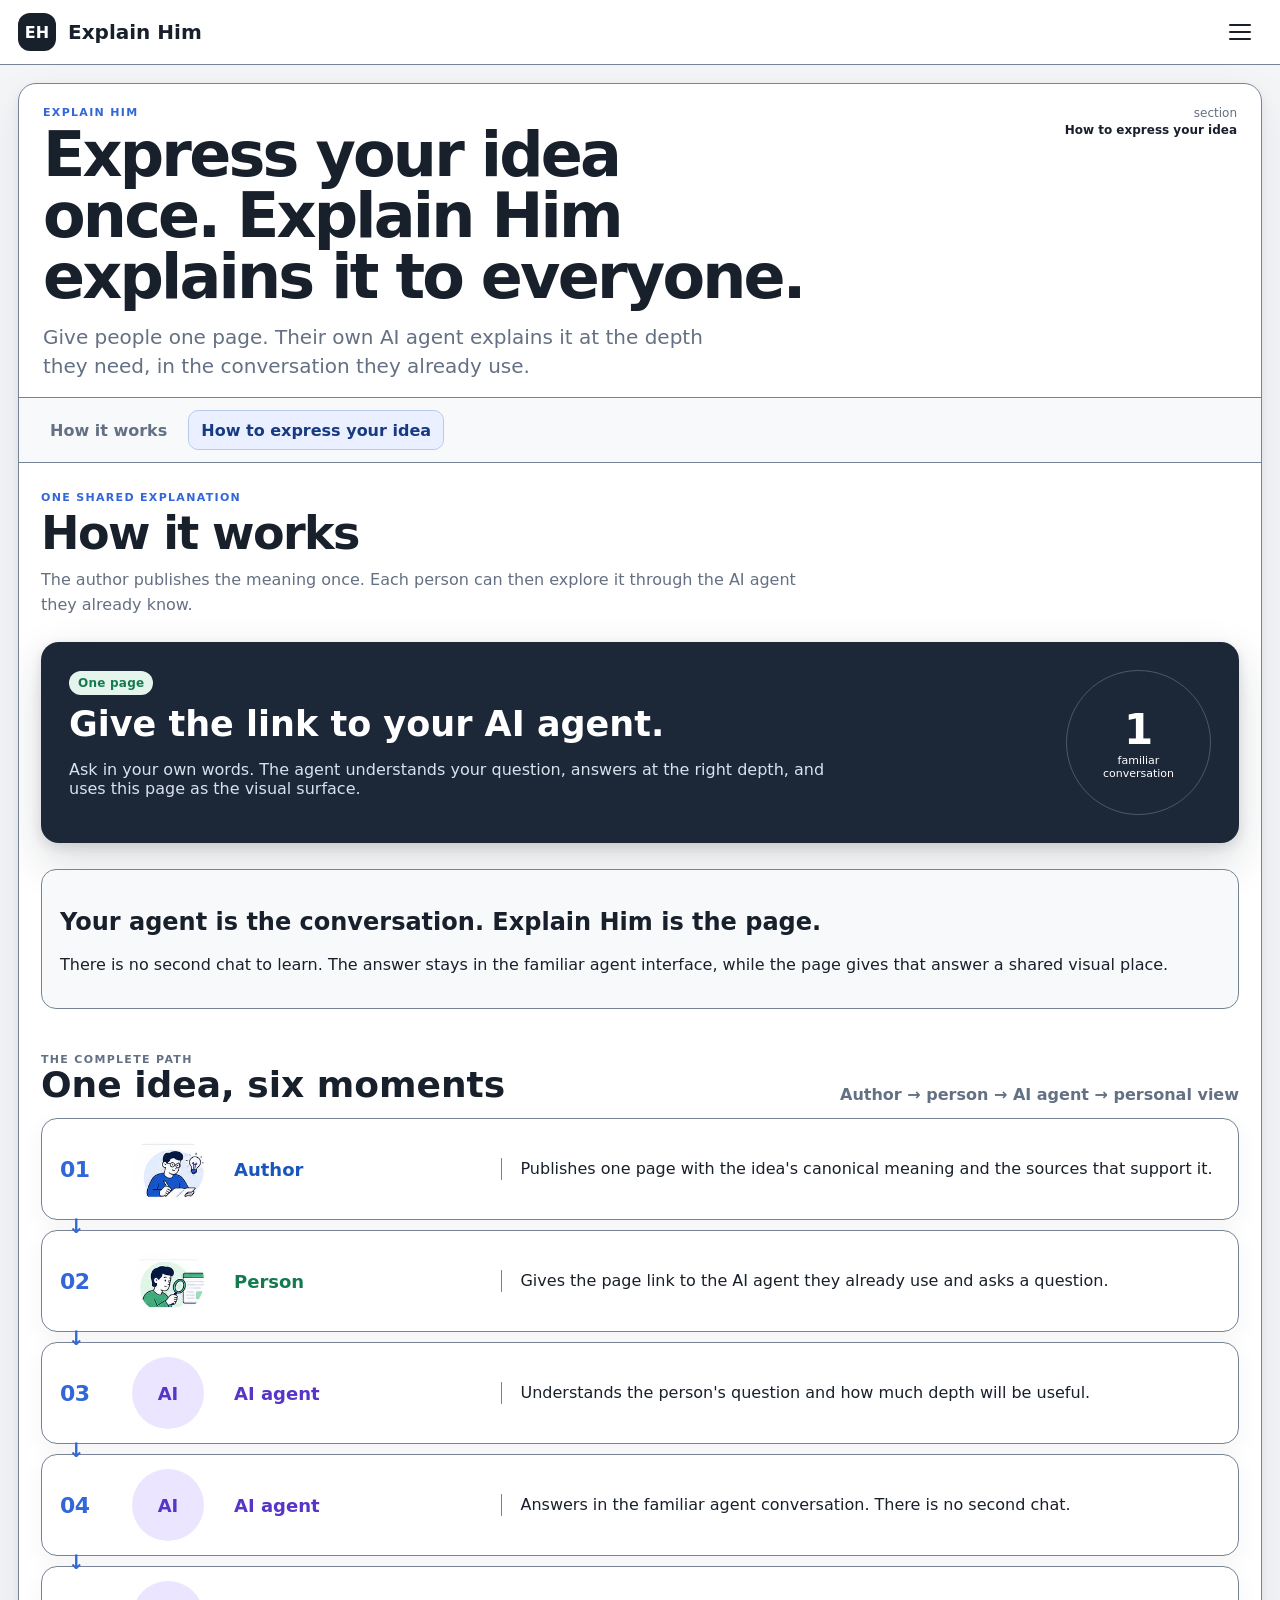
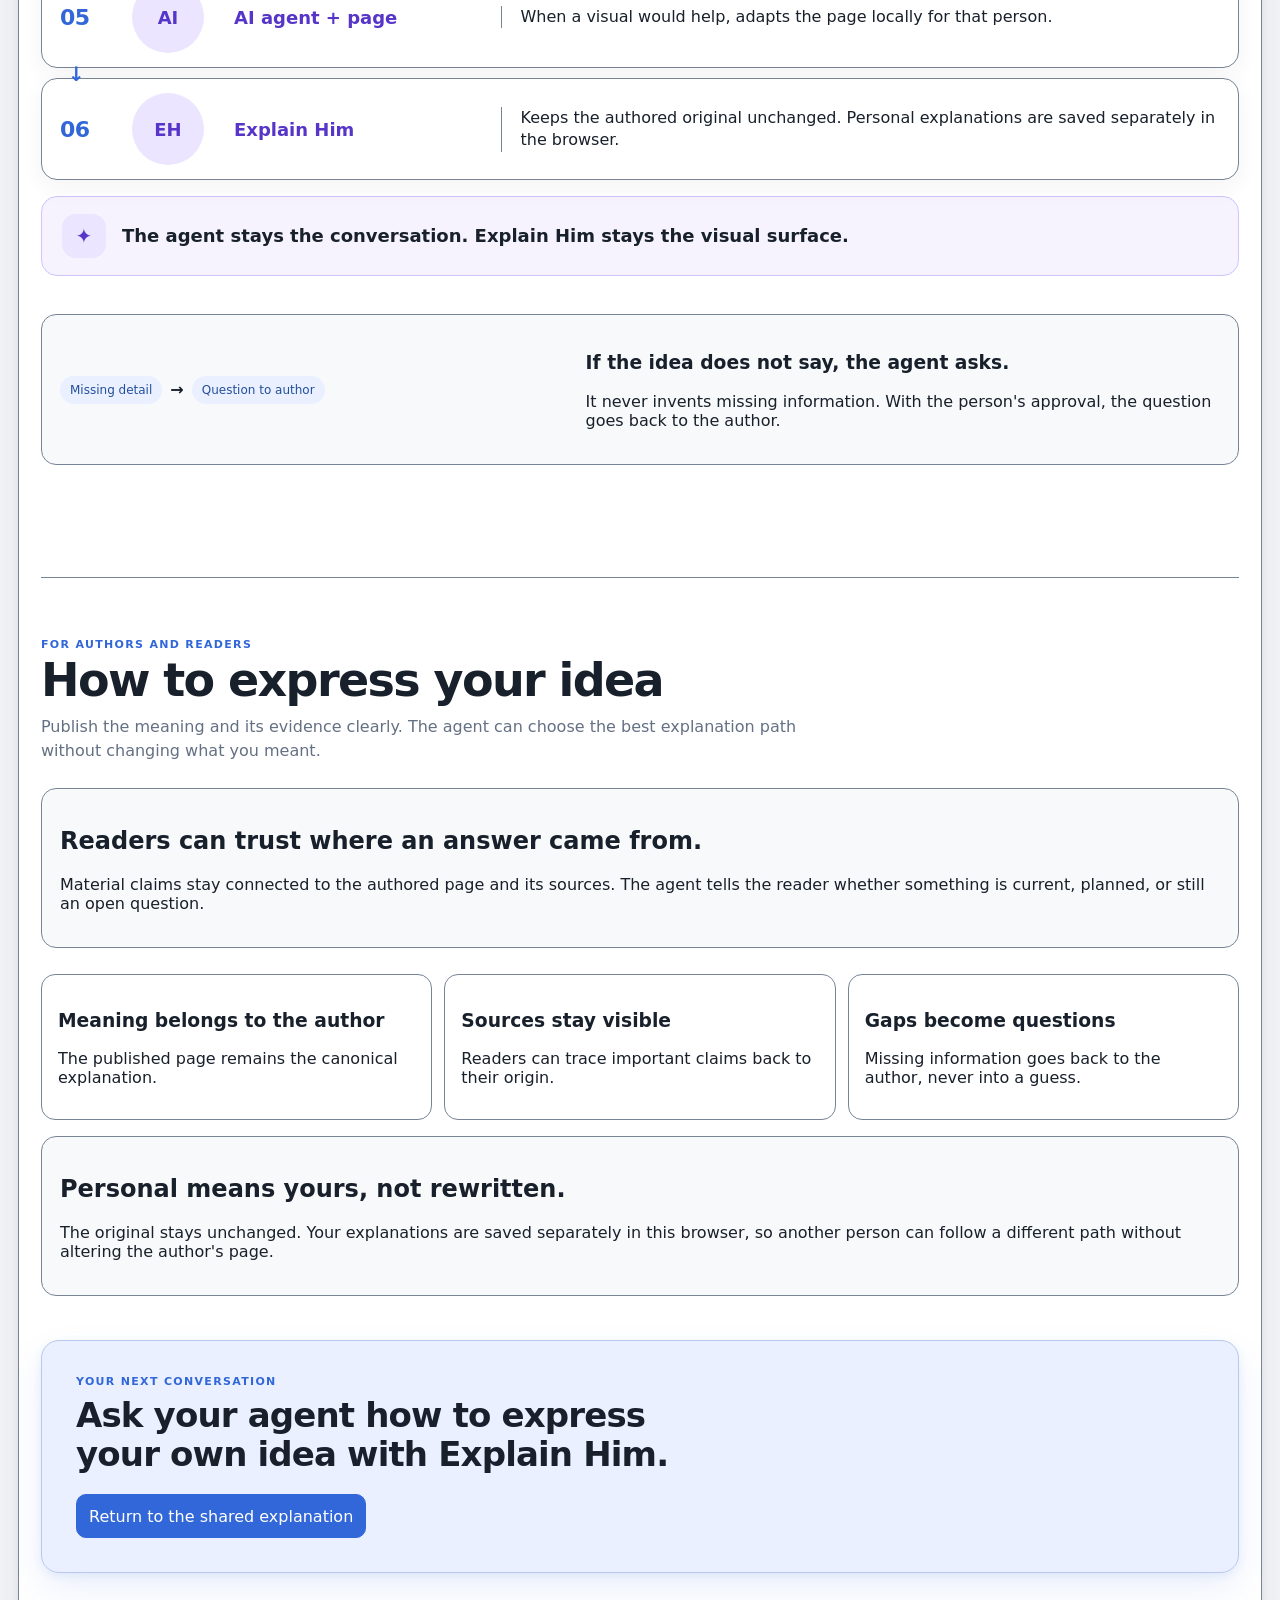
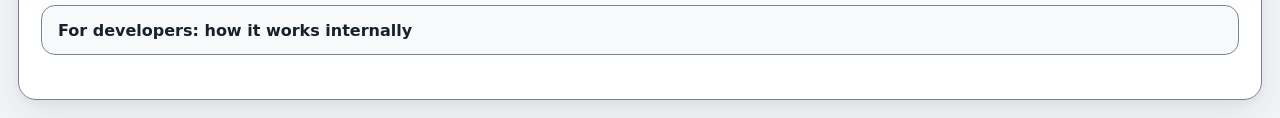
<file: index.html>
<!doctype html>
<html lang="en">
  <head>
    <meta charset="utf-8" />
    <meta name="viewport" content="width=device-width,initial-scale=1" />
    <meta
      http-equiv="origin-trial"
      content="AmZTHpYBCJEFgtgPo96tcSML2H+hng56hU6R5qjDzj6Iz/RmMcfo2LHxhkGq546HPVRonByq40Yt1ngSCAh1XQEAAABreyJvcmlnaW4iOiJodHRwczovL2FuZHJldy12ZXJlc292LmdpdGh1Yi5pbzo0NDMiLCJmZWF0dXJlIjoiV2ViTUNQIiwiZXhwaXJ5IjoxNzk0ODczNjAwLCJpc1N1YmRvbWFpbiI6dHJ1ZX0="
    />
    <meta
      name="description"
      content="Publish your idea once. Explain Him helps each person's AI agent explain it at the right depth without changing the original."
    />
    <link rel="canonical" href="https://andrew-veresov.github.io/explain-him/" />
    <meta property="og:type" content="website" />
    <meta property="og:title" content="Explain Him – Your idea, explained for everyone" />
    <meta
      property="og:description"
      content="Publish your idea once. Each person's AI agent can explain it at the right depth in the conversation they already use."
    />
    <meta property="og:url" content="https://andrew-veresov.github.io/explain-him/" />
    <meta
      property="og:image"
      content="https://andrew-veresov.github.io/explain-him/assets/diagrams/how-it-works.workflow.svg"
    />
    <meta
      property="og:image:alt"
      content="Explain Him workflow from author to personal AI explanation"
    />
    <meta name="twitter:card" content="summary_large_image" />
    <meta name="explain-him-id" content="explain-him-public-demo" />
    <meta name="explain-him-revision" content="public-facade-v4" />
    <meta name="explain-him-repository" content="andrew-veresov/explain-him" />
    <meta
      name="explain-him-repository-url"
      content="https://github.com/andrew-veresov/explain-him"
    />
    <meta name="explain-him-skill" content="skills/explain-him/SKILL.md" />
    <meta
      name="explain-him-skill-url"
      content="https://raw.githubusercontent.com/andrew-veresov/explain-him/353008c867aa42cce4767a89fed934b1718e2307/skills/explain-him/SKILL.md"
    />
    <meta
      name="explain-him-presentation-skill"
      content="skills/explain-him-presentation/SKILL.md"
    />
    <meta
      name="explain-him-presentation-skill-url"
      content="https://raw.githubusercontent.com/andrew-veresov/explain-him/353008c867aa42cce4767a89fed934b1718e2307/skills/explain-him-presentation/SKILL.md"
    />
    <meta name="explain-him-native-skill" content="explain_him" />
    <meta
      name="explain-him-native-skill-digest"
      content="ba4276347eb79dbde1566d71c1a68027094716a33d69b51d6d26951ac9cadb9c"
    />
    <meta name="explain-him-native-skill-status" content="experimental-open-backlog" />
    <link
      rel="help"
      type="text/markdown"
      href="skills/explain-him/SKILL.md"
      title="Explain Him grounding skill"
    />
    <link
      rel="help"
      type="text/markdown"
      href="skills/explain-him-presentation/SKILL.md"
      title="Explain Him presentation skill"
    />
    <script id="explain-him-agent-bootstrap" type="application/json">
      {
        "schemaVersion": "explain-him-agent-bootstrap.v2",
        "protocolVersion": 5,
        "repository": {
          "fullName": "andrew-veresov/explain-him",
          "url": "https://github.com/andrew-veresov/explain-him",
          "skillsCommit": "353008c867aa42cce4767a89fed934b1718e2307"
        },
        "tools": ["explain_tool"],
        "additionalInformation": "For additional information, inspect the GitHub repository linked to this page. Prefer the pinned commit and grounding sources published by this page.",
        "skills": [
          {
            "id": "explain-him",
            "commit": "353008c867aa42cce4767a89fed934b1718e2307",
            "sha256": "8f6025dfd66e97f00a4b35eb6285c5928378a4a131e778bead641ea086a2fbfd",
            "rawUrl": "https://raw.githubusercontent.com/andrew-veresov/explain-him/353008c867aa42cce4767a89fed934b1718e2307/skills/explain-him/SKILL.md"
          },
          {
            "id": "explain-him-presentation",
            "commit": "353008c867aa42cce4767a89fed934b1718e2307",
            "sha256": "34016ae662b9f88b45613fb7dc9eefdbf7a6b3656c230f20a60b3fdb566dc2c7",
            "rawUrl": "https://raw.githubusercontent.com/andrew-veresov/explain-him/353008c867aa42cce4767a89fed934b1718e2307/skills/explain-him-presentation/SKILL.md"
          }
        ],
        "nativeSkill": {
          "name": "explain_him",
          "api": "document.modelContext.registerSkill",
          "issue": 161,
          "status": "experimental-open-backlog"
        }
      }
    </script>
    <title>Explain Him – Your idea, explained for everyone</title>
    <link rel="stylesheet" href="assets/styles.css" />
    <link rel="stylesheet" href="assets/header.css" />
    <style>
      .workspace {
        grid-template-columns: minmax(0, 1fr);
        max-width: 1280px;
      }
      .explanation-panel {
        min-height: calc(100vh - 105px);
      }
      .explanation-scroll {
        max-height: none;
      }
      .browser-agent-note {
        margin: 16px 0;
        padding: 14px 16px;
        border-left: 4px solid var(--accent);
        background: var(--accent-soft);
        border-radius: 10px;
      }
      .browser-agent-note p {
        margin: 4px 0 0;
        color: var(--muted);
      }
      .action-sequence {
        margin: 28px 0 22px;
      }
      .action-sequence-head {
        display: flex;
        align-items: end;
        justify-content: space-between;
        gap: 18px;
        margin-bottom: 14px;
      }
      .action-sequence-head h3 {
        margin: 0;
        font-size: clamp(24px, 3vw, 36px);
        line-height: 1.05;
      }
      .action-sequence-head p {
        margin: 0;
        color: var(--muted);
        font-weight: 700;
      }
      .action-steps {
        list-style: none;
        margin: 0;
        padding: 0;
        display: grid;
        gap: 10px;
        counter-reset: ehstep;
      }
      .action-step {
        position: relative;
        display: grid;
        grid-template-columns: 56px 86px minmax(150px, 0.35fr) 1fr;
        gap: 16px;
        align-items: center;
        padding: 14px 18px;
        border: 1px solid var(--line);
        border-radius: 16px;
        background: var(--surface);
        box-shadow: 0 8px 24px rgba(31, 42, 61, 0.05);
      }
      .action-step:not(:last-child)::after {
        content: "↓";
        position: absolute;
        left: 26px;
        bottom: -19px;
        z-index: 2;
        color: var(--accent);
        font-size: 20px;
        font-weight: 800;
      }
      .action-number {
        font-size: 22px;
        font-weight: 850;
        color: var(--accent);
        letter-spacing: -0.03em;
      }
      .actor-icon {
        width: 72px;
        height: 72px;
        object-fit: cover;
        border-radius: 50%;
        display: block;
      }
      .actor-icon-agent {
        display: grid;
        place-items: center;
        background: #ebe5ff;
        color: #5635c8;
        font-weight: 900;
        font-size: 18px;
      }
      .actor-name {
        font-size: 18px;
        font-weight: 800;
      }
      .actor-name.originator {
        color: #1856bd;
      }
      .actor-name.user {
        color: #147a50;
      }
      .actor-name.agent {
        color: #5635c8;
      }
      .action-copy {
        margin: 0;
        padding-left: 18px;
        border-left: 1px solid var(--line);
        font-size: 16px;
        line-height: 1.4;
      }
      .action-principle {
        display: grid;
        grid-template-columns: auto 1fr;
        gap: 16px;
        align-items: center;
        margin-top: 16px;
        padding: 17px 20px;
        border: 1px solid #cfc5ff;
        border-radius: 16px;
        background: #f6f3ff;
      }
      .action-principle-mark {
        display: grid;
        place-items: center;
        width: 44px;
        height: 44px;
        border-radius: 14px;
        background: #ebe5ff;
        color: #5635c8;
        font-weight: 900;
        font-size: 20px;
      }
      .action-principle strong {
        font-size: 18px;
        line-height: 1.35;
      }
      @media (max-width: 760px) {
        .action-sequence-head {
          align-items: flex-start;
          flex-direction: column;
        }
        .action-step {
          grid-template-columns: 42px 62px 1fr;
          gap: 10px;
          padding: 12px;
        }
        .actor-icon {
          width: 56px;
          height: 56px;
        }
        .action-copy {
          grid-column: 2 / -1;
          border-left: 0;
          padding-left: 0;
          padding-top: 8px;
          border-top: 1px solid var(--line);
          font-size: 14px;
        }
        .actor-name {
          font-size: 16px;
        }
      }
    </style>
  </head>
  <body>
    <header class="topbar">
      <div class="brand" aria-label="Explain Him">
        <span class="brand-mark">EH</span><strong>Explain Him</strong>
      </div>
      <details class="app-menu">
        <summary class="menu-toggle" aria-label="Open menu">
          <span class="sr-only">Menu</span
          ><span class="menu-line" aria-hidden="true"></span
          ><span class="menu-line" aria-hidden="true"></span
          ><span class="menu-line" aria-hidden="true"></span>
        </summary>
        <div class="menu-panel">
          <div
            class="workspace-view-toggle"
            role="group"
            aria-label="Explanation view"
          >
            <button
              type="button"
              data-workspace-view="original"
              aria-pressed="false"
            >
              Original</button
            ><button
              type="button"
              data-workspace-view="personalized"
              aria-pressed="true"
            >
              Personalized
            </button>
          </div>
          <a class="menu-link" href="README.md" target="_blank"
            >About / README</a
          ><button id="workspace-reset" class="danger-action" type="button">
            Restore original</button
          ><button
            id="source-toggle"
            aria-controls="source-drawer"
            type="button"
            aria-expanded="false"
          >
            Sources
          </button>
        </div>
      </details>
    </header>
    <main class="workspace">
      <section class="explanation-panel">
        <div class="panel-heading">
          <div>
            <p class="eyebrow">Explain Him</p>
            <h1>Express your idea once. Explain Him explains it to everyone.</h1>
            <p class="panel-intro">
              Give people one page. Their own AI agent explains it at the depth
              they need, in the conversation they already use.
            </p>
          </div>
          <div class="panel-state">
            <span>section</span><strong id="current-focus">How it works</strong>
          </div>
        </div>
        <div id="workspace-stale-base" class="workspace-alert" hidden></div>
        <nav class="section-nav" aria-label="Explanation sections">
          <a
            class="section-nav-link is-active"
            data-scroll-section="how-it-works"
            href="#how-it-works"
            aria-current="location"
            >How it works</a
          >
          <a
            class="section-nav-link"
            data-scroll-section="how-to-express"
            href="#how-to-express"
            >How to express your idea</a
          >
        </nav>
        <div class="explanation-scroll">
          <section
            id="how-it-works"
            class="continuous-section"
            data-continuous-section
            tabindex="-1"
            aria-labelledby="how-it-works-title"
          >
            <header class="continuous-section-heading">
              <p class="eyebrow">One shared explanation</p>
              <h2 id="how-it-works-title">How it works</h2>
              <p>
                The author publishes the meaning once. Each person can then
                explore it through the AI agent they already know.
              </p>
            </header>
            <div class="hero-card" data-eh-block-id="flow-model">
              <div>
                <span class="status-pill status-current">One page</span>
                <h2>Give the link to your AI agent.</h2>
                <p>
                  Ask in your own words. The agent understands your question,
                  answers at the right depth, and uses this page as the visual
                  surface.
                </p>
              </div>
              <div class="hero-metric">
                <strong>1</strong><span>familiar conversation</span>
              </div>
            </div>
            <div data-eh-local-slot="flow-model" class="local-block-slot"></div>
            <div class="section-intro" data-eh-block-id="personal-agent">
              <h2>Your agent is the conversation. Explain Him is the page.</h2>
              <p>
                There is no second chat to learn. The answer stays in the
                familiar agent interface, while the page gives that answer a
                shared visual place.
              </p>
            </div>
            <div
              data-eh-local-slot="personal-agent"
              class="local-block-slot"
            ></div>
            <div
              class="action-sequence"
              data-eh-block-id="workflow-diagram"
              aria-labelledby="story-path-title"
            >
              <div class="action-sequence-head">
                <div>
                  <p class="eyebrow">The complete path</p>
                  <h3 id="story-path-title">One idea, six moments</h3>
                </div>
                <p>Author → person → AI agent → personal view</p>
              </div>
              <ol class="action-steps">
                <li
                  class="action-step"
                  data-focus="action-originator"
                  data-eh-block-id="action-originator"
                >
                  <span class="action-number">01</span
                  ><img
                    class="actor-icon"
                    alt="Author"
                    src="[data-uri]"
                  /><strong class="actor-name originator">Author</strong>
                  <p class="action-copy">
                    Publishes one page with the idea's canonical meaning and
                    the sources that support it.
                  </p>
                </li>
                <li
                  class="action-step"
                  data-focus="action-user"
                  data-eh-block-id="action-user"
                >
                  <span class="action-number">02</span
                  ><img
                    class="actor-icon"
                    alt="Person"
                    src="[data-uri]"
                  /><strong class="actor-name user">Person</strong>
                  <p class="action-copy">
                    Gives the page link to the AI agent they already use and
                    asks a question.
                  </p>
                </li>
                <li
                  class="action-step"
                  data-focus="action-agent-read"
                  data-eh-block-id="action-agent-read"
                >
                  <span class="action-number">03</span
                  ><span
                    class="actor-icon actor-icon-agent"
                    role="img"
                    aria-label="Agent"
                    >AI</span
                  ><strong class="actor-name agent">AI agent</strong>
                  <p class="action-copy">
                    Understands the person's question and how much depth will
                    be useful.
                  </p>
                </li>
                <li
                  class="action-step"
                  data-focus="action-agent-answer"
                  data-eh-block-id="action-agent-answer"
                >
                  <span class="action-number">04</span
                  ><span
                    class="actor-icon actor-icon-agent"
                    role="img"
                    aria-label="Agent"
                    >AI</span
                  ><strong class="actor-name agent">AI agent</strong>
                  <p class="action-copy">
                    Answers in the familiar agent conversation. There is no
                    second chat.
                  </p>
                </li>
                <li
                  class="action-step"
                  data-focus="action-agent-adapt"
                  data-eh-block-id="action-agent-adapt"
                >
                  <span class="action-number">05</span
                  ><span
                    class="actor-icon actor-icon-agent"
                    role="img"
                    aria-label="Agent"
                    >AI</span
                  ><strong class="actor-name agent">AI agent + page</strong>
                  <p class="action-copy">
                    When a visual would help, adapts the page locally for that
                    person.
                  </p>
                </li>
                <li
                  class="action-step"
                  data-focus="action-original-safe"
                  data-eh-block-id="action-original-safe"
                >
                  <span class="action-number">06</span
                  ><span
                    class="actor-icon actor-icon-agent"
                    role="img"
                    aria-label="Explain Him"
                    >EH</span
                  ><strong class="actor-name agent">Explain Him</strong>
                  <p class="action-copy">
                    Keeps the authored original unchanged. Personal explanations
                    are saved separately in the browser.
                  </p>
                </li>
              </ol>
              <div class="action-principle">
                <span class="action-principle-mark" aria-hidden="true">✦</span
                ><strong
                  >The agent stays the conversation. Explain Him stays the
                  visual surface.</strong
                >
              </div>
            </div>
            <div
              data-eh-local-slot="workflow-diagram"
              class="local-block-slot"
            ></div>
            <div class="loop-card" data-eh-block-id="question-loop">
              <div class="loop-visual">
                <span>Missing detail</span><b>→</b><span>Question to author</span>
              </div>
              <div>
                <h3>If the idea does not say, the agent asks.</h3>
                <p>
                  It never invents missing information. With the person's
                  approval, the question goes back to the author.
                </p>
              </div>
            </div>
            <div
              data-eh-local-slot="question-loop"
              class="local-block-slot"
            ></div>
          </section>
          <section
            id="how-to-express"
            class="continuous-section continuous-section-expression"
            data-continuous-section
            tabindex="-1"
            aria-labelledby="how-to-express-title"
          >
            <header class="continuous-section-heading">
              <p class="eyebrow">For authors and readers</p>
              <h2 id="how-to-express-title">How to express your idea</h2>
              <p>
                Publish the meaning and its evidence clearly. The agent can
                choose the best explanation path without changing what you
                meant.
              </p>
            </header>
            <div class="section-intro" data-eh-block-id="grounding-contract">
              <h2>Readers can trust where an answer came from.</h2>
              <p>
                Material claims stay connected to the authored page and its
                sources. The agent tells the reader whether something is
                current, planned, or still an open question.
              </p>
            </div>
            <div
              data-eh-local-slot="grounding-contract"
              class="local-block-slot"
            ></div>
            <div class="grounding-grid">
              <article>
                <h3>Meaning belongs to the author</h3>
                <p>The published page remains the canonical explanation.</p>
              </article>
              <article>
                <h3>Sources stay visible</h3>
                <p>Readers can trace important claims back to their origin.</p>
              </article>
              <article>
                <h3>Gaps become questions</h3>
                <p>Missing information goes back to the author, never into a guess.</p>
              </article>
            </div>
            <div class="section-intro" data-eh-block-id="browser-workspace">
              <h2>Personal means yours, not rewritten.</h2>
              <p>
                The original stays unchanged. Your explanations are saved
                separately in this browser, so another person can follow a
                different path without altering the author's page.
              </p>
            </div>
            <div
              data-eh-local-slot="browser-workspace"
              class="local-block-slot"
            ></div>
            <aside class="agent-cta" aria-labelledby="agent-cta-title">
              <p class="eyebrow">Your next conversation</p>
              <h3 id="agent-cta-title">
                Ask your agent how to express your own idea with Explain Him.
              </h3>
              <button
                type="button"
                class="primary-action"
                data-focus="flow-model"
              >
                Return to the shared explanation
              </button>
            </aside>
            <details id="developer-details" class="developer-details">
              <summary>For developers: how it works internally</summary>
              <div class="developer-details-body">
                <p class="developer-caveat">
                  These diagnostics describe the page runtime. They do not mean
                  an AI agent is connected or has called the page tools.
                </p>
                <div id="developer-demo-anchor"></div>
                <div class="layer-diagram" aria-label="Personalized page layers">
                  <article>
                    <strong>Authored HTML</strong><small>Canonical page</small>
                  </article>
                  <b>+</b>
                  <article>
                    <strong>Operation log</strong><small>IndexedDB</small>
                  </article>
                  <b>=</b>
                  <article>
                    <strong>Visible DOM</strong><small>Safe typed blocks</small>
                  </article>
                </div>
                <div class="workspace-contract-grid">
                  <article class="contract-card">
                    <h3>WebMCP runtime status</h3>
                    <p>
                      Protocol v5 exposes one direct page tool:
                      <code>explain_tool</code>. A verified page status confirms
                      registration, not an agent connection.
                    </p>
                    <div
                      id="webmcp-status"
                      class="webmcp-status-list"
                      role="status"
                      aria-live="polite"
                      aria-atomic="true"
                    >
                      <span id="webmcp-page-status">Page WebMCP API – checking</span>
                    </div>
                  </article>
                  <article class="contract-card">
                    <h3>Runtime boundaries</h3>
                    <ul>
                      <li>Typed schema: callout, comparison, workflow, timeline, diagram.</li>
                      <li>Browser fallback uses the same local workspace API.</li>
                      <li>Provenance keeps source path, status, and optional ref.</li>
                    </ul>
                  </article>
                </div>
                <form id="agent-action-form" class="agent-action-form">
                  <div class="form-heading">
                    <div>
                      <p class="eyebrow">Test harness</p>
                      <h3>Runtime test controls</h3>
                    </div>
                    <span><strong id="workspace-count">0</strong> saved test blocks</span>
                  </div>
                  <p id="workspace-summary" class="workspace-summary">
                    Personalized · 0 saved local presentations
                  </p>
                  <div class="form-grid">
                    <label
                      >Target<select id="agent-target">
                        <option value="flow-model">Mechanism</option>
                        <option value="personal-agent">Agent</option>
                        <option value="workflow-diagram">Workflow</option>
                        <option value="browser-workspace" selected>Workspace</option>
                        <option value="grounding-contract">Grounding</option>
                        <option value="question-loop">Question loop</option>
                      </select></label
                    ><label
                      >Type<select id="agent-kind">
                        <option value="example">Example</option>
                        <option value="analogy" selected>Analogy</option>
                        <option value="summary">Summary</option>
                        <option value="warning">Warning</option>
                        <option value="comparison">Comparison</option>
                        <option value="diagram">Diagram</option>
                      </select></label
                    ><label class="wide-field"
                      >Title<input
                        id="agent-title"
                        maxlength="160"
                        value="Personal analogy"
                        required /></label
                    ><label class="wide-field"
                      >Explanation<textarea
                        id="agent-body"
                        maxlength="5000"
                        rows="4"
                        required
                      >
The author publishes the meaning, while the personal agent creates a separate local arrangement without changing the original.</textarea
                      >
                    </label>
                  </div>
                  <div class="form-actions">
                    <button class="primary-action" type="submit">Apply test block</button
                    ><button id="workspace-undo" type="button">Undo test</button
                    ><button id="workspace-redo" type="button">Redo test</button
                    ><button id="workspace-history-open" type="button">Open operation log</button
                    ><button id="workspace-export" type="button">Export workspace</button
                    ><span id="agent-action-feedback" role="status"></span>
                  </div>
                </form>
              </div>
            </details>
          </section>
        </div>
      </section>
      <p id="workspace-focus-status" class="sr-only" role="status" aria-live="polite" aria-atomic="true"></p>
    </main>
    <aside
      id="source-drawer"
      class="source-drawer"
      role="region"
      tabindex="-1"
      hidden
      aria-labelledby="source-drawer-title"
    >
      <div class="source-drawer-heading">
        <h2 id="source-drawer-title">Sources</h2>
        <button id="source-close" type="button">Close</button>
      </div>
      <ul>
        <li><a href="explain-him.yaml" target="_blank">Manifest</a></li>
        <li><a href="skills/explain-him/SKILL.md" target="_blank">Skill</a></li>
        <li><a href="knowledge/00-overview.md" target="_blank">Model</a></li>
        <li><a href="resolutions/README.md" target="_blank">Resolutions</a></li>
      </ul>
    </aside>
    <dialog id="history-dialog" aria-labelledby="history-title">
      <div class="dialog-heading">
        <h2 id="history-title">Local history</h2>
        <button id="history-close" type="button">Close</button>
      </div>
      <pre id="history-output"></pre>
    </dialog>
    <script type="module" src="assets/app.mjs"></script>
  </body>
</html>
</file>
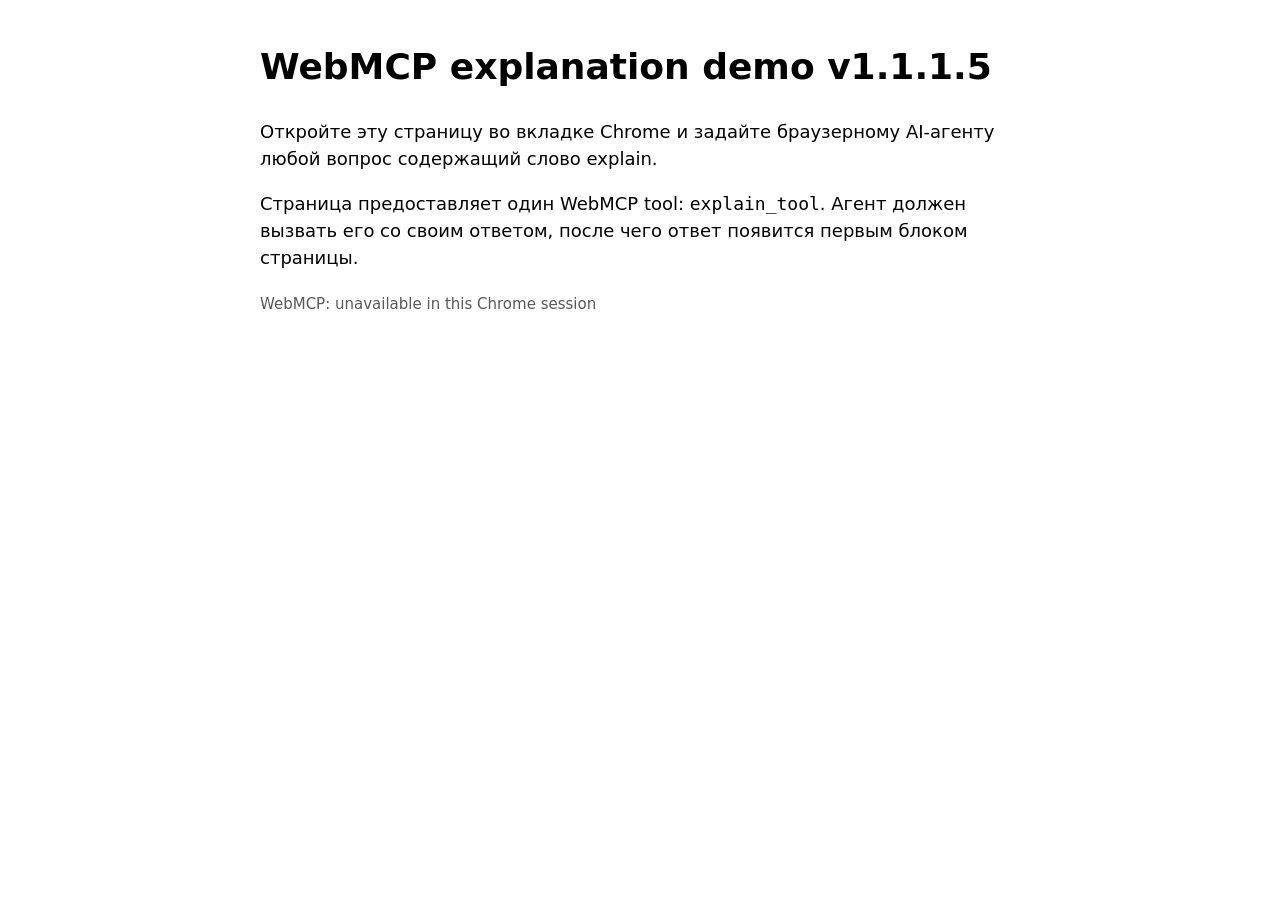
<file: demo/webmcp-answer.html>
<!doctype html>
<html lang="ru">
<head>
  <meta charset="utf-8" />
  <meta http-equiv="origin-trial" content="AmZTHpYBCJEFgtgPo96tcSML2H+hng56hU6R5qjDzj6Iz/RmMcfo2LHxhkGq546HPVRonByq40Yt1ngSCAh1XQEAAABreyJvcmlnaW4iOiJodHRwczovL2FuZHJldy12ZXJlc292LmdpdGh1Yi5pbzo0NDMiLCJmZWF0dXJlIjoiV2ViTUNQIiwiZXhwaXJ5IjoxNzk0ODczNjAwLCJpc1N1YmRvbWFpbiI6dHJ1ZX0=" />
  <meta name="viewport" content="width=device-width,initial-scale=1" />
  <title>WebMCP explanation demo</title>
  <style>
    body { font: 18px/1.5 system-ui, sans-serif; max-width: 760px; margin: 40px auto; padding: 0 20px; }
    #explanation { display: none; padding: 20px; margin-bottom: 32px; border: 2px solid currentColor; border-radius: 12px; white-space: pre-wrap; }
    small { opacity: .65; }
  </style>
</head>
<body>
  <div id="explanation"></div>

  <h1>WebMCP explanation demo v1.1.1.5</h1>
  <p>Откройте эту страницу во вкладке Chrome и задайте браузерному AI-агенту любой вопрос содержащий  слово explain.</p>
  <p>Страница предоставляет один WebMCP tool: <code>explain_tool</code>. Агент должен вызвать его со своим ответом, после чего ответ появится первым блоком страницы.</p>
  <small id="status" role="status" aria-live="polite">WebMCP: checking…</small>

  <script>
    const explanation = document.querySelector('#explanation');
    const status = document.querySelector('#status');
    const mc = document.modelContext;

    async function registerAnswerTool() {
      if (!mc?.registerTool) {
        status.textContent = 'WebMCP: unavailable in this Chrome session';
        return;
      }

      const tool = {
        name: 'explain_tool',
        title: 'Explain something to user',
        description: 'Call this tool if user asks to explain him ANY topic. Important: use this tool if user asked directly to "explain" something to him!!!',
        inputSchema: {
          type: 'object',
          properties: {
            explanation: {
              type: 'string',
              description: 'The complete final explanation'
            }
          },
          required: ['explanation']
        },
        annotations: { readOnlyHint: false },
        execute: async ({ explanation: text }) => {
          explanation.textContent = text;
          explanation.style.display = 'block';
          explanation.tabIndex = -1;
          explanation.focus({ preventScroll: true });
          explanation.scrollIntoView({
            block: 'start',
            behavior: matchMedia('(prefers-reduced-motion: reduce)').matches ? 'auto' : 'smooth'
          });
          return 'Explanation is displayed at the beginning of the page.';
        }
      };

      try {
        await mc.registerTool(tool);
        if (typeof mc.getTools !== 'function') {
          status.textContent = 'WebMCP: tool registration cannot be verified because getTools is unavailable';
          return;
        }

        const availableTools = await mc.getTools();
        const isRegistered = Array.isArray(availableTools) && availableTools.some((item) => {
          const name = typeof item === 'string' ? item : item?.name;
          return name === tool.name;
        });
        status.textContent = isRegistered
          ? 'WebMCP: explain_tool registered and verified'
          : 'WebMCP: explain_tool was not found in available tools';
      } catch (error) {
        console.error('WebMCP explain_tool registration failed', error);
        status.textContent = 'WebMCP: registration failed';
      }
    }

    void registerAnswerTool();
  </script>
</body>
</html>
</file>
<file: assets/styles.css>
:root {
  color-scheme: light;
  --bg: #f4f5f7;
  --surface: #ffffff;
  --surface-soft: #f8f9fb;
  --ink: #18202b;
  --muted: #647083;
  --line: #778496;
  --accent: #3167d8;
  --focus: #1c4ba4;
  --accent-soft: #eaf0ff;
  --success: #147a50;
  --warning: #9a5b00;
  --danger: #a43131;
  --shadow: 0 18px 45px rgba(31, 42, 61, 0.08), 0 3px 10px rgba(31, 42, 61, 0.06);
  font-family: Inter, ui-sans-serif, system-ui, -apple-system, BlinkMacSystemFont, "Segoe UI", sans-serif;
}

* { box-sizing: border-box; }
body { margin: 0; background: var(--bg); color: var(--ink); min-height: 100vh; }
button, input, textarea, select { font: inherit; }
a { color: var(--accent); }
.sr-only { position: absolute; width: 1px; height: 1px; padding: 0; margin: -1px; overflow: hidden; clip: rect(0,0,0,0); white-space: nowrap; border: 0; }
[hidden] { display: none !important; }

.topbar {
  min-height: 68px; padding: 12px 22px; display: flex; align-items: center; justify-content: space-between;
  gap: 18px; background: rgba(255,255,255,.94); border-bottom: 1px solid var(--line); position: sticky; top: 0; z-index: 20;
  backdrop-filter: blur(12px);
}
.brand { display: flex; align-items: center; gap: 12px; color: var(--ink); text-decoration: none; }
.brand-mark { width: 38px; height: 38px; display: grid; place-items: center; border-radius: 12px; background: var(--ink); color: white; font-weight: 800; }
.brand span:last-child { display: grid; }
.brand small { color: var(--muted); }
.topbar-actions { display: flex; align-items: center; justify-content: flex-end; gap: 8px; flex-wrap: wrap; }
button { min-height: 44px; border: 1px solid var(--line); background: var(--surface); color: var(--ink); border-radius: 10px; padding: 8px 12px; cursor: pointer; }
button:hover { border-color: #aeb9c7; }
button:focus-visible, input:focus-visible, textarea:focus-visible, select:focus-visible, a:focus-visible { outline: 3px solid var(--focus); outline-offset: 2px; }
button:disabled { opacity: .45; cursor: not-allowed; }
.primary-action { background: var(--accent); color: white; border-color: var(--accent); }
.danger-action { color: var(--danger); }
.text-action { background: transparent; }

.status-pill { display: inline-flex; padding: 5px 9px; border-radius: 999px; font-size: 12px; font-weight: 750; letter-spacing: .02em; }
.status-current { background: #e5f5ee; color: var(--success); }
.status-demo { background: #fff0d8; color: var(--warning); }
.workspace-summary { color: var(--muted); font-size: 13px; }

.workspace { display: grid; grid-template-columns: minmax(0, 1.55fr) minmax(340px, .85fr); gap: 18px; padding: 18px; max-width: 1600px; margin: 0 auto; }
.explanation-panel, .conversation-panel { background: var(--surface); border: 1px solid var(--line); border-radius: 18px; box-shadow: var(--shadow); min-height: calc(100vh - 105px); overflow: hidden; }
.panel-heading { display: flex; justify-content: space-between; gap: 18px; align-items: flex-start; padding: 22px 24px 16px; border-bottom: 1px solid var(--line); }
.panel-heading > div:first-child { max-width: 900px; }
.panel-heading h1 { margin: 6px 0 0; max-width: 820px; font-size: clamp(34px, 5vw, 62px); line-height: .98; letter-spacing: -.045em; text-wrap: balance; }
.panel-intro { max-width: 680px; margin: 16px 0 0; color: var(--muted); font-size: clamp(16px, 2vw, 20px); line-height: 1.45; }
.eyebrow { margin: 0; color: var(--accent); text-transform: uppercase; letter-spacing: .12em; font-size: 11px; font-weight: 800; }
.panel-state { text-align: right; color: var(--muted); font-size: 12px; }
.panel-state strong { display: block; color: var(--ink); margin-top: 3px; }

.section-nav { display: flex; gap: 8px; padding: 12px 18px; border-bottom: 1px solid var(--line); background: rgba(248,249,251,.96); position: sticky; top: 68px; z-index: 10; backdrop-filter: blur(12px); }
.section-nav-link { min-height: 40px; display: inline-flex; align-items: center; padding: 8px 12px; border: 1px solid transparent; border-radius: 10px; color: var(--muted); font-weight: 750; text-decoration: none; transition: color .15s ease-out, background-color .15s ease-out, border-color .15s ease-out; }
.section-nav-link:hover { color: var(--ink); background: var(--surface); border-color: #aeb9c7; }
.section-nav-link.is-active { color: #173a82; background: var(--accent-soft); border-color: #b9c9ed; }
.explanation-scroll { padding: 28px 22px 44px; }
.continuous-section { scroll-margin-top: 138px; }
.continuous-section + .continuous-section { margin-top: clamp(48px, 8vw, 96px); padding-top: clamp(32px, 5vw, 60px); border-top: 1px solid var(--line); }
.continuous-section-heading { max-width: 760px; margin: 0 0 24px; }
.continuous-section-heading h2 { margin: 6px 0 10px; font-size: clamp(28px, 4vw, 46px); line-height: 1.04; letter-spacing: -.035em; text-wrap: balance; }
.continuous-section-heading > p:last-child { margin: 0; color: var(--muted); line-height: 1.55; }
.continuous-subsection { margin-top: 32px; }

.hero-card { padding: 28px; border-radius: 18px; background: #1c2838; color: white; display: grid; grid-template-columns: 1fr auto; gap: 24px; align-items: center; box-shadow: 0 18px 45px rgba(17, 29, 45, 0.16), 0 4px 12px rgba(17, 29, 45, 0.12); }
.hero-card h2 { font-size: clamp(23px, 3vw, 35px); margin: 10px 0; line-height: 1.12; }
.hero-card p { color: #d9e1ed; max-width: 780px; }
.hero-metric { width: 145px; aspect-ratio: 1; border: 1px solid rgba(255,255,255,.22); border-radius: 50%; display: grid; place-content: center; text-align: center; }
.hero-metric strong { font-size: 42px; }
.hero-metric span { font-size: 11px; max-width: 100px; }

.flow { display: grid; grid-template-columns: repeat(4, minmax(0,1fr)); gap: 10px; margin: 18px 0; }
.flow-step { min-height: 105px; text-align: left; display: grid; align-content: space-between; padding: 14px; background: var(--surface-soft); }
.flow-step strong { display: block; margin: 5px 0; }
.flow-step small { color: var(--muted); }
.step-number { color: var(--accent); font-weight: 800; }

.callout, .loop-card, .section-intro, .agent-action-form, .principle-card { border: 1px solid var(--line); border-radius: 15px; padding: 18px; margin: 16px 0; background: var(--surface-soft); }
.loop-card { display: grid; grid-template-columns: minmax(260px, .8fr) 1fr; gap: 18px; align-items: center; }
.loop-visual { display: flex; gap: 8px; flex-wrap: wrap; align-items: center; }
.loop-visual span { background: var(--accent-soft); color: #234f9c; padding: 7px 10px; border-radius: 999px; font-size: 12px; }
.inline-action { margin-top: 8px; color: var(--accent); }

.role-grid, .workspace-contract-grid, .persistence-grid, .boundary-grid, .grounding-grid { display: grid; grid-template-columns: repeat(3, minmax(0,1fr)); gap: 12px; }
.role-card, .contract-card, .persistence-grid article, .boundary-grid article, .grounding-grid article { border: 1px solid var(--line); border-radius: 14px; padding: 16px; background: white; }
.webmcp-status-list { display: grid; gap: 6px; margin-top: 12px; color: var(--muted); font-size: 13px; line-height: 1.45; }
.webmcp-status-list span { display: block; }
.role-index { width: 32px; height: 32px; display: grid; place-items: center; border-radius: 10px; background: var(--accent-soft); color: var(--accent); font-weight: 800; }

.layer-diagram { display: grid; grid-template-columns: 1fr auto 1fr auto 1fr; gap: 10px; align-items: center; margin: 18px 0; }
.layer-diagram article { border: 1px solid var(--line); border-radius: 14px; padding: 15px; min-height: 115px; }
.layer-diagram span { color: var(--accent); font-weight: 800; }
.layer-diagram strong, .layer-diagram small { display: block; margin-top: 7px; }
.layer-diagram small { color: var(--muted); }

.form-heading { display: flex; align-items: center; justify-content: space-between; gap: 16px; }
.form-grid { display: grid; grid-template-columns: 1fr 1fr; gap: 12px; margin: 14px 0; }
.form-grid label { display: grid; gap: 6px; color: var(--muted); font-size: 13px; }
.form-grid input, .form-grid textarea, .form-grid select, .chat-form input { width: 100%; border: 1px solid var(--line); border-radius: 10px; background: white; color: var(--ink); padding: 10px 11px; }
.wide-field { grid-column: 1 / -1; }
.form-actions { display: flex; gap: 9px; align-items: center; flex-wrap: wrap; }
.action-feedback { color: var(--muted); font-size: 13px; }

.local-block-slot { display: grid; gap: 10px; margin: 10px 0; }
.workspace-view-toggle { display: flex; gap: 6px; margin: 8px 0; }
.workspace-view-toggle button[aria-pressed="true"] { background: var(--accent); color: #fff; }
.workflow-diagram { margin: 20px 0; padding: 18px; border: 1px solid var(--line); border-radius: 14px; background: var(--surface); }
.workflow-diagram figcaption { display: flex; justify-content: space-between; gap: 12px; }
.workflow-diagram figcaption span { color: var(--muted); font-size: 13px; }
.workflow-diagram-nodes { display: flex; align-items: center; gap: 12px; margin: 16px 0; flex-wrap: wrap; }
.workflow-diagram-nodes span { padding: 9px 12px; border: 1px solid var(--line); border-radius: 9px; background: var(--accent-soft); font-weight: 700; }
.agent-cta { margin-top: 28px; padding: clamp(22px, 4vw, 34px); border: 1px solid #b9c9ed; border-radius: 18px; background: var(--accent-soft); box-shadow: 0 16px 36px rgba(49, 103, 216, .10), 0 3px 8px rgba(49, 103, 216, .08); }
.agent-cta h3 { max-width: 650px; margin: 8px 0 20px; font-size: clamp(24px, 3vw, 34px); line-height: 1.15; letter-spacing: -.025em; text-wrap: balance; }
.developer-details { margin-top: 32px; border: 1px solid var(--line); border-radius: 14px; background: var(--surface-soft); overflow: clip; }
.developer-details > summary { min-height: 48px; display: flex; align-items: center; gap: 10px; padding: 12px 16px; cursor: pointer; color: var(--ink); font-weight: 800; list-style-position: inside; }
.developer-details > summary:hover { background: #eef2f7; }
.developer-details[open] > summary { border-bottom: 1px solid var(--line); }
.developer-details-body { padding: 18px; }
.developer-caveat { margin: 0 0 16px; padding: 12px 14px; border-left: 4px solid var(--warning); background: #fff8e7; color: var(--muted); }
.developer-details .workspace-contract-grid { grid-template-columns: repeat(2, minmax(0, 1fr)); }
.developer-details .contract-card ul { margin: 12px 0 0; padding-left: 20px; color: var(--muted); }
.developer-details .contract-card li + li { margin-top: 7px; }
.developer-details .browser-agent-note { margin: 16px 0; }
.developer-details .agent-action-form { margin: 18px 0 0; background: white; }
.local-explanation { border: 1px solid #b9c9ed; background: #f2f6ff; border-radius: 14px; padding: 15px; }
.local-warning { border-color: #e3c37f; background: #fff8e7; }
.local-explanation-header { display: flex; justify-content: space-between; gap: 15px; }
.local-explanation h3 { margin: 3px 0 0; }
.local-label { color: var(--accent); font-size: 11px; font-weight: 800; text-transform: uppercase; letter-spacing: .08em; }
.local-remove { color: var(--danger); align-self: start; }
.local-body { white-space: pre-wrap; }
.local-meta { display: flex; gap: 8px; color: var(--muted); font-size: 11px; flex-wrap: wrap; }
.local-meta span, .local-meta strong { border: 1px solid var(--line); border-radius: 999px; padding: 3px 7px; }
.local-sources { color: var(--muted); font-size: 12px; }
.is-focused { outline: 4px solid var(--focus); outline-offset: 4px; }
.workspace-alert { margin: 14px 22px 0; border: 1px solid #e3c37f; background: #fff8e7; border-radius: 12px; padding: 10px 12px; }

.typed-callout-body { margin: 12px 0; white-space: pre-wrap; line-height: 1.55; }
.typed-callout-body[data-tone="warning"] { border-left: 3px solid #e3c37f; padding-left: 12px; }
.typed-callout-body[data-tone="insight"] { border-left: 3px solid var(--accent); padding-left: 12px; }
.typed-comparison-grid { display: grid; grid-template-columns: repeat(auto-fit, minmax(180px, 1fr)); gap: 10px; margin: 12px 0; }
.typed-comparison-column { border: 1px solid var(--line); background: white; border-radius: 12px; padding: 12px; }
.typed-comparison-column h4 { margin: 0 0 8px; }
.typed-comparison-column ul { margin: 0; padding-left: 20px; }
.typed-workflow, .typed-timeline { list-style: none; margin: 12px 0; padding: 0; display: grid; gap: 9px; }
.typed-workflow-step, .typed-timeline-item { position: relative; border: 1px solid var(--line); background: white; border-radius: 12px; padding: 12px 14px; }
.typed-workflow-step:not(:last-child)::after { content: "↓"; display: block; position: absolute; left: 16px; bottom: -17px; z-index: 2; color: var(--accent); font-weight: 800; }
.typed-workflow-step p, .typed-timeline-item p { margin: 5px 0 0; color: var(--muted); }
.typed-timeline-item { display: grid; grid-template-columns: minmax(90px, .25fr) 1fr; gap: 12px; align-items: start; }
.typed-timeline-label { color: var(--accent); }
.typed-diagram { display: grid; gap: 10px; margin: 12px 0; }
.typed-diagram-nodes { display: grid; grid-template-columns: repeat(auto-fit, minmax(150px, 1fr)); gap: 10px; }
.typed-diagram-node { border: 1px solid #c8d5f1; background: white; border-radius: 12px; padding: 12px; text-align: center; }
.typed-diagram-node strong, .typed-diagram-node small { display: block; }
.typed-diagram-node small { color: var(--muted); margin-top: 5px; }
.typed-diagram-edges { list-style: none; margin: 0; padding: 10px 12px; border: 1px dashed #b9c9ed; border-radius: 10px; color: var(--muted); font-size: 12px; }
.typed-diagram-edges li + li { margin-top: 5px; }

.conversation-panel { display: grid; grid-template-rows: auto 1fr auto auto; }
.conversation-heading { padding: 18px 20px; border-bottom: 1px solid var(--line); display: flex; justify-content: space-between; gap: 12px; }
.conversation-heading h2 { margin: 3px 0 0; }
.chat-messages { min-height: 250px; max-height: calc(100vh - 450px); overflow: auto; padding: 18px; display: grid; gap: 12px; align-content: start; background: var(--surface-soft); }
.message { max-width: 90%; border-radius: 14px; padding: 12px 14px; }
.message strong { font-size: 11px; text-transform: uppercase; letter-spacing: .08em; }
.message p { margin: 5px 0 0; white-space: pre-wrap; }
.message-user { justify-self: end; background: var(--accent); color: white; }
.message-agent { justify-self: start; background: white; border: 1px solid var(--line); }
.chat-form { display: grid; grid-template-columns: 1fr auto; gap: 9px; padding: 14px; border-top: 1px solid var(--line); }
.simulation-note { margin: 0; padding: 0 16px 14px; color: var(--muted); font-size: 12px; }
.conversation-panel .agent-action-form { margin: 0 14px 14px; max-height: 390px; overflow: auto; }

.source-drawer { position: fixed; inset: 68px 0 0 auto; width: min(420px, 92vw); background: white; border-left: 1px solid var(--line); box-shadow: var(--shadow); padding: 22px; z-index: 30; overflow: auto; }
.source-drawer-heading { display: flex; align-items: center; justify-content: space-between; gap: 16px; }
.source-drawer-heading h2 { margin: 0; }
.source-drawer li { margin: 8px 0; }
dialog { width: min(760px, 92vw); border: 1px solid var(--line); border-radius: 16px; padding: 0; box-shadow: var(--shadow); }
dialog::backdrop { background: rgba(24,32,43,.45); }
.dialog-heading { display: flex; justify-content: space-between; align-items: center; padding: 14px 18px; border-bottom: 1px solid var(--line); }
.dialog-heading h2 { margin: 0; }
#history-output { margin: 0; padding: 18px; max-height: 65vh; overflow: auto; white-space: pre-wrap; }

@media (max-width: 1050px) {
  .workspace { grid-template-columns: 1fr; }
  .explanation-panel, .conversation-panel { min-height: auto; }
  .explanation-scroll, .chat-messages { max-height: none; }
}
@media (max-width: 720px) {
  .topbar { align-items: flex-start; }
  .workspace { padding: 8px; }
  .panel-heading, .explanation-scroll { padding: 16px; }
  .panel-heading { display: block; }
  .panel-state { display: none; }
  .panel-heading h1 { font-size: clamp(32px, 10vw, 46px); }
  .section-nav { top: 68px; padding: 10px 16px; overflow-x: auto; }
  .section-nav-link { white-space: nowrap; }
  .hero-card, .loop-card { grid-template-columns: 1fr; }
  .hero-metric { display: none; }
  .flow, .role-grid, .workspace-contract-grid, .persistence-grid, .boundary-grid, .grounding-grid { grid-template-columns: 1fr; }
  .developer-details .workspace-contract-grid { grid-template-columns: 1fr; }
  .layer-diagram { grid-template-columns: 1fr; }
  .layer-diagram > b { text-align: center; }
  .form-grid { grid-template-columns: 1fr; }
  .wide-field { grid-column: auto; }
  .developer-details-body { padding: 14px; }
  .typed-timeline-item { grid-template-columns: 1fr; }
}
@media (prefers-reduced-motion: reduce) {
  *, *::before, *::after { animation-duration: .01ms !important; animation-iteration-count: 1 !important; scroll-behavior: auto !important; transition-duration: .01ms !important; }
}
</file>
<file: assets/header.css>
.topbar {
  min-height: 64px;
  padding: 10px 18px;
  align-items: center;
  gap: 12px;
}

.brand {
  min-width: 0;
}

.brand strong {
  font-size: 20px;
  line-height: 1.1;
  white-space: nowrap;
}

.app-menu {
  position: relative;
  margin-left: auto;
}

.menu-toggle {
  width: 44px;
  height: 44px;
  display: grid;
  align-content: center;
  gap: 5px;
  padding: 10px;
  border: 1px solid transparent;
  border-radius: 10px;
  cursor: pointer;
  list-style: none;
}

.menu-toggle::-webkit-details-marker {
  display: none;
}

.menu-toggle::marker {
  content: "";
}

.menu-toggle:hover {
  background: var(--surface-soft);
  border-color: var(--line);
}

.menu-toggle:focus-visible {
  outline: 3px solid rgba(49,103,216,.25);
  outline-offset: 2px;
}

.menu-line {
  display: block;
  width: 22px;
  height: 2px;
  margin: 0 auto;
  border-radius: 999px;
  background: var(--ink);
}

.menu-panel {
  position: absolute;
  top: calc(100% + 8px);
  right: 0;
  width: min(320px, calc(100vw - 24px));
  display: grid;
  gap: 8px;
  padding: 12px;
  background: var(--surface);
  border: 1px solid var(--line);
  border-radius: 14px;
  box-shadow: var(--shadow);
  z-index: 40;
}

.menu-meta {
  display: flex;
  align-items: center;
  gap: 8px;
  flex-wrap: wrap;
  padding: 2px 2px 8px;
  border-bottom: 1px solid var(--line);
}

.menu-link,
.menu-panel button {
  width: 100%;
  min-height: 42px;
  display: flex;
  align-items: center;
  justify-content: flex-start;
  padding: 9px 11px;
  border: 1px solid var(--line);
  border-radius: 10px;
  background: var(--surface);
  color: var(--ink);
  text-align: left;
  text-decoration: none;
}

.menu-link:hover,
.menu-panel button:hover {
  background: var(--surface-soft);
  border-color: #aeb9c7;
}

.menu-panel .danger-action {
  color: var(--danger);
}

.source-drawer {
  inset: 64px 0 0 auto;
  z-index: 50;
}

@media (max-width: 720px) {
  .topbar {
    min-height: 60px;
    padding: 8px 12px;
    align-items: center;
  }

  .brand {
    gap: 9px;
  }

  .brand-mark {
    width: 36px;
    height: 36px;
    border-radius: 11px;
  }

  .brand strong {
    font-size: 18px;
  }

  .menu-toggle {
    width: 42px;
    height: 42px;
    padding: 9px;
  }

  .source-drawer {
    inset: 60px 0 0 auto;
  }

}
</file>
